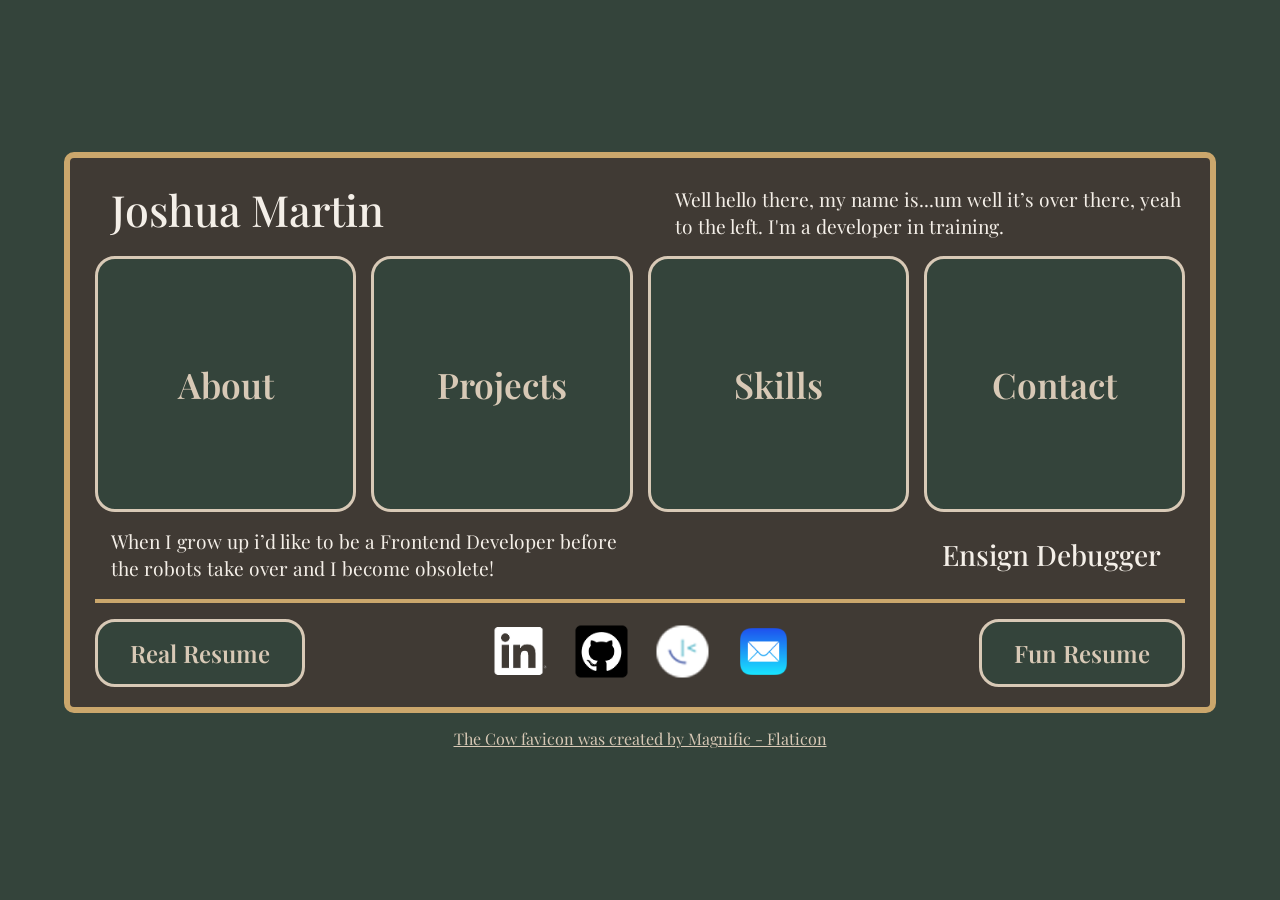
<file: index.html>
<!doctype html>
<html lang="en">
  <head>
    <meta charset="UTF-8" />
    <meta name="viewport" content="width=device-width, initial-scale=1.0" />
    <meta
      property="og:image"
      content="https://thejnmchronicles.dev/Assets/Images/cow.png"
    />
    <title>Joshua Martin Portfolio</title>
    <link
      rel="icon"
      type="image/png"
      sizes="32x32"
      href="Assets/Images/cow.png?v=2"
    />
    <link rel="stylesheet" href="CSS/reset.css" />
    <link rel="stylesheet" href="CSS/styles.css" />
    <script src="JS/app.js" defer></script>
  </head>
  <body>
    <div class="hero">
      <div class="intro">
        <h1>Joshua Martin</h1>
        <p id="shown-text">
          Well hello there, my name is...um well it’s over there, yeah to the
          left. I'm a developer in training.
        </p>
        <p id="hidden-text">
          Well hello there, my name is...um well it’s over there, yep up there,
          above me. I’m currently a developer in training.
        </p>
      </div>
      <div class="navigation">
        <div id="about">
          <a href="Pages/aboutme.html" class="aboutme">About</a>
          <div class="popup-aboutme">
            <div class="popup-info">
              <p>&star; Love Board Games</p>
              <p>&star; Love Baking</p>
              <p>&star; Former &#x1F37A; Brewer</p>
              <p>&star; Super Cool Wife</p>
              <p>&star; Super Cool Kids</p>
            </div>
          </div>
        </div>
        <div id="projects">
          <a href="Pages/projects.html" class="projects">Projects</a>
          <div class="popup-projects">
            <p>&star; Bento Grid</p>
            <p>&star; Article Preview</p>
            <p>&star; Meet Landing Page</p>
            <p>&star; Testimonials Grid</p>
            <p>&star; Appliance Inventory App</p>
          </div>
        </div>
        <div id="skills">
          <a href="Pages/skills.html" class="skills">Skills</a>
          <div class="popup-skills">
            <p>&star; HTML</p>
            <p>&star; CSS</p>
            <p>&star; JavaScript</p>
            <p>&star; Git & GitHub</p>
            <p>&star; Figma</p>
          </div>
        </div>
        <div id="contact">
          <a href="Pages/contact.html" class="contact">Contact</a>
          <div class="popup-contact">
            <p>&star; You</p>
            <p>&star; Should</p>
            <p>&star; Totally</p>
            <p>&star; Contact Me</p>
          </div>
        </div>
        <div class="popup-invitation">
          <p>Click Your Boots & Tap Again</p>
          <p>That'll Get You There My Friend!</p>
        </div>
      </div>
      <div class="outro">
        <p>
          When I grow up i’d like to be a Frontend Developer before the robots
          take over and I become obsolete!
        </p>
        <h2>Ensign Debugger</h2>
      </div>

      <span class="line"></span>
      <div class="bottom-navigation">
        <a
          href="Assets/Resumes/Joshua_Martin_Frontend_Developer_Resume_Digital - Google Docs.pdf"
          id="realresume"
          target="_blank"
          rel="noopener noreferrer"
          >Real Resume</a
        >
        <div class="linkicons">
          <a
            href="https://www.linkedin.com/in/josh-martin-3b735244a/"
            target="_blank"
            rel="noopener noreferrer"
          >
            <img
              src="Assets/Images/linkedin.png"
              alt="Josh Martin's LinkedIn"
              class="linkedin"
            />
          </a>
          <a
            href="https://github.com/arielvonlestat"
            target="_blank"
            rel="noopener noreferrer"
          >
            <img
              src="Assets/Images/github.png"
              alt="Josh Martin's GitHub"
              class="github"
            />
          </a>
          <a
            href="https://www.frontendmentor.io/profile/arielvonlestat"
            target="_blank"
            rel="noopener noreferrer"
          >
            <img
              src="Assets/Images/frontendmentor.png"
              alt="Josh Martin's Frontend Mentor"
              class="frontendmentor"
            />
          </a>
          <a href="mailto:joshmartin.frontend.dev@gmail.com">
            <img
              src="Assets/Images/email.png"
              alt="Email Josh Martin"
              class="email"
              width="65px"
              height="65px"
            />
          </a>
        </div>
        <a
          href="Assets/Resumes/Fun Resume - Google Docs.pdf"
          id="fakeresume"
          target="_blank"
          rel="noopener noreferrer"
          >Fun Resume</a
        >
      </div>
    </div>
    <footer>
      <a href="https://www.flaticon.com/free-icons/cow" title="cow icons"
        >The Cow favicon was created by Magnific - Flaticon</a
      >
    </footer>
    <!-- Cloudflare Web Analytics -->
    <script
      type="module"
      src="https://static.cloudflareinsights.com/beacon.min.js"
      data-cf-beacon='{"token": "b2a5e97997104dcaaa9c809d4300137c"}'
    ></script>
    <!-- End Cloudflare Web Analytics -->
  </body>
</html>
</file>
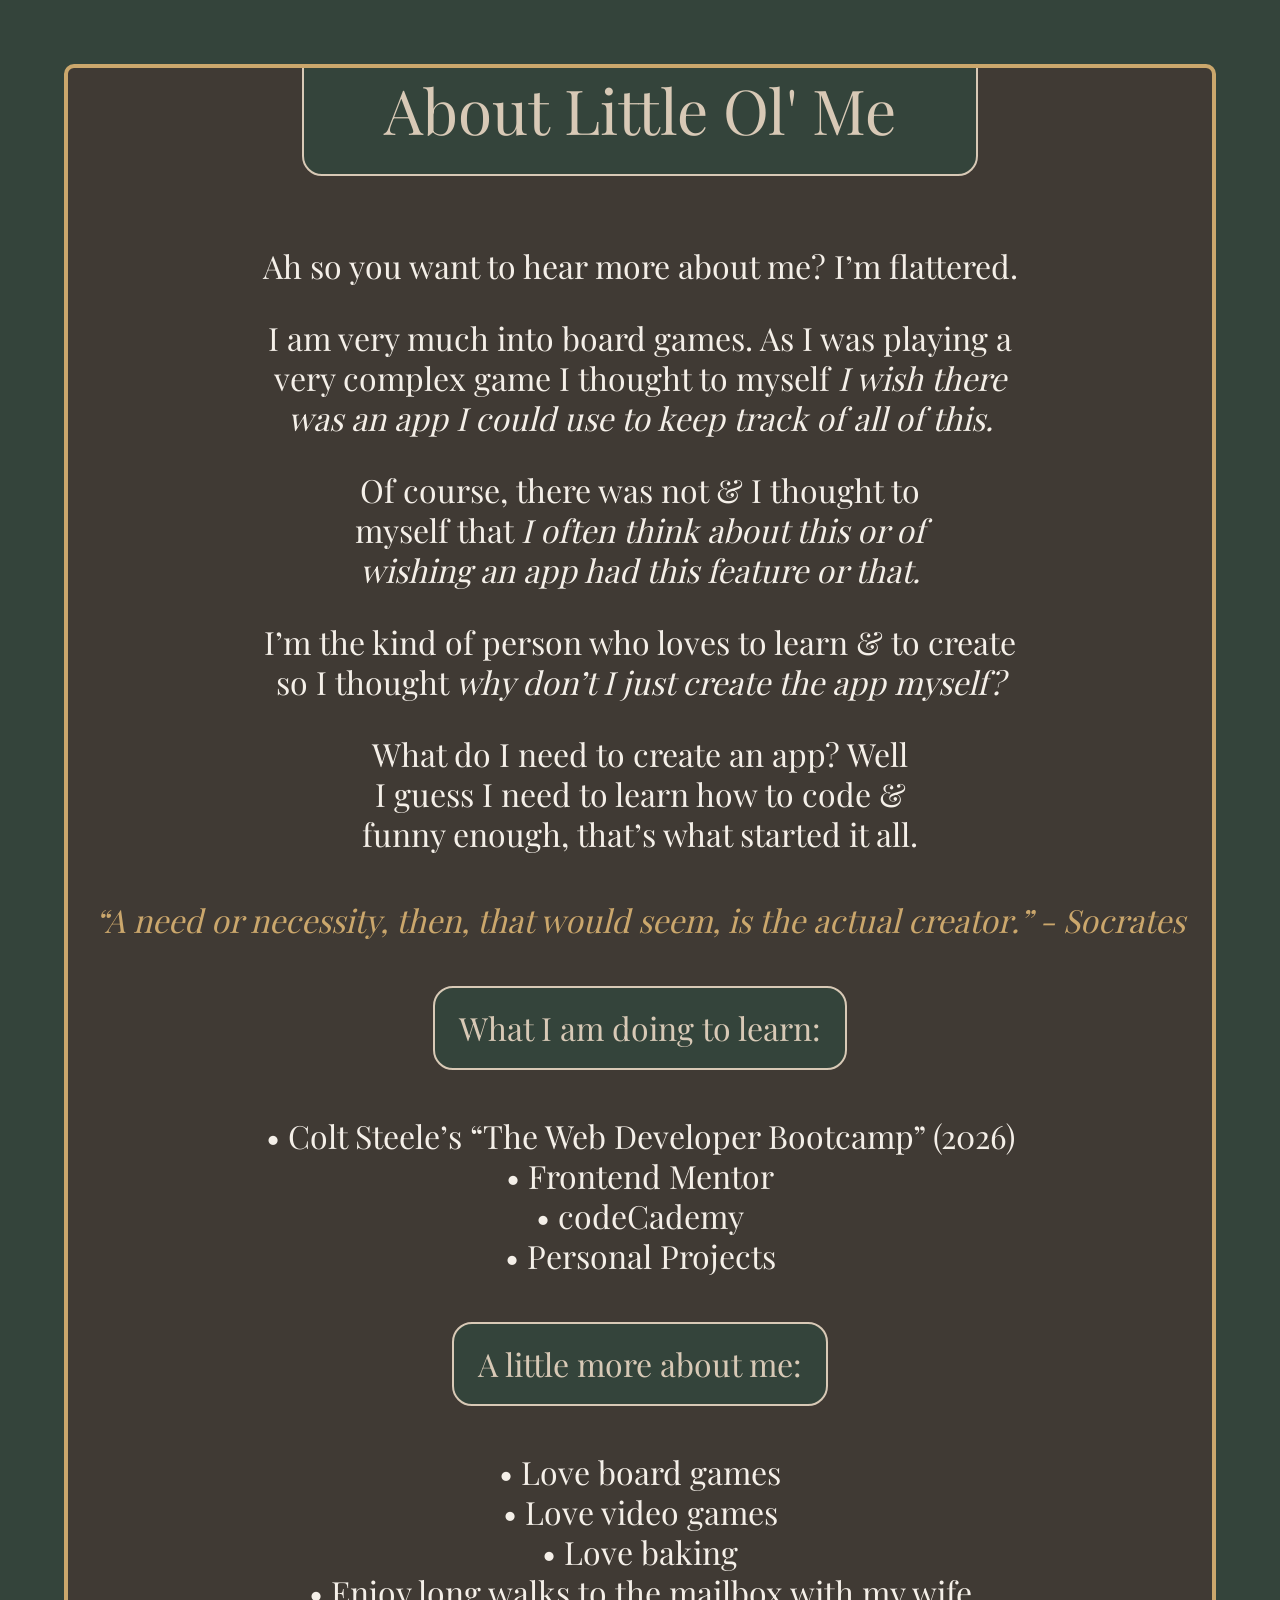
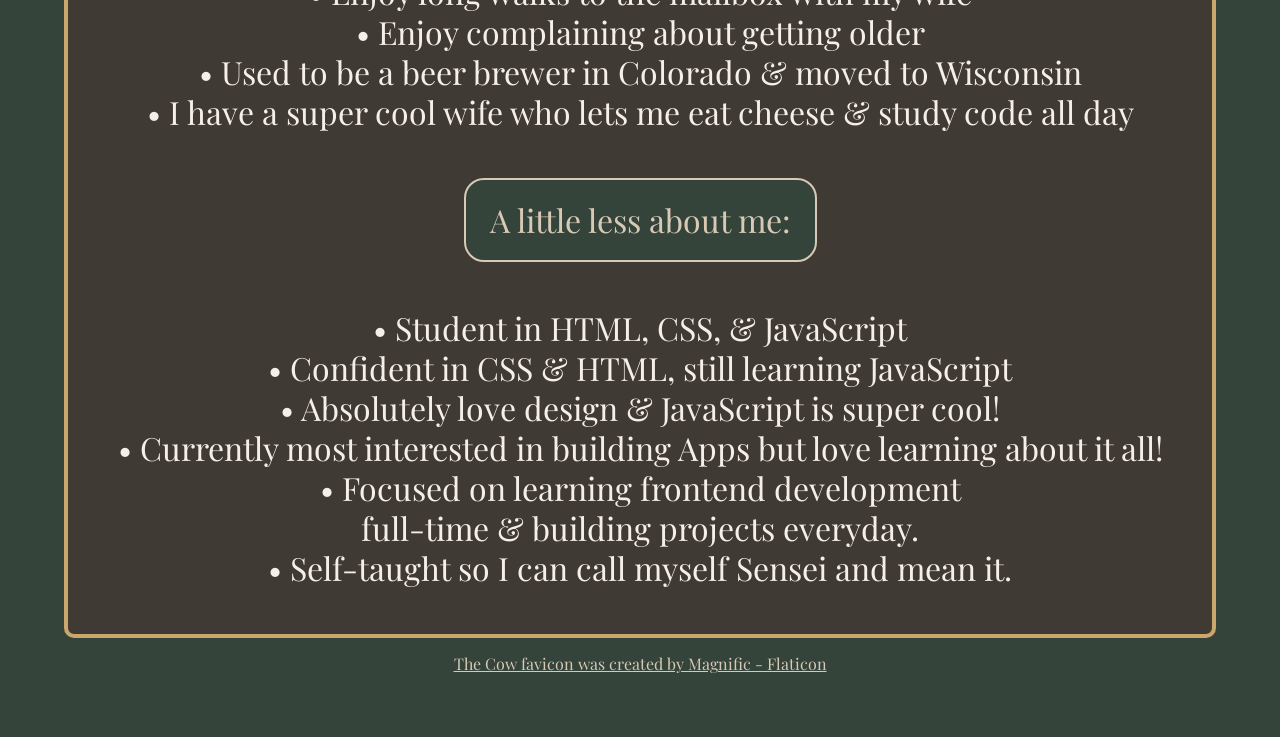
<file: Pages/aboutme.html>
<!doctype html>
<html lang="en">
  <head>
    <meta charset="UTF-8" />
    <meta name="viewport" content="width=device-width, initial-scale=1.0" />
    <title>About Little Ol' Me</title>
    <link
      rel="icon"
      type="image/png"
      sizes="32x32"
      href="../Assets/Images/cow.png"
    />
    <link rel="stylesheet" href="../CSS/reset.css" />
    <link rel="stylesheet" href="../CSS/styles.css" />
    <link rel="stylesheet" href="../CSS/aboutme.css" />
  </head>
  <body id="aboutme-page">
    <div class="aboutme-page">
      <h1>About Little Ol' Me</h1>
      <div id="aboutme-introduction">
        <p>Ah so you want to hear more about me? I’m flattered.</p>
        <p>
          I am very much into board games. As I was playing a very complex game
          I thought to myself
          <span
            >I wish there was an app I could use to keep track of all of
            this.</span
          >
        </p>

        <p>
          Of course, there was not & I thought to myself that
          <span
            >I often think about this or of wishing an app had this feature or
            that.</span
          >
        </p>

        <p>
          I’m the kind of person who loves to learn & to create so I thought
          <span>why don’t I just create the app myself?</span>
        </p>

        <p>
          What do I need to create an app? Well I guess I need to learn how to
          code & funny enough, that’s what started it all.
        </p>
      </div>
      <blockquote>
        “A need or necessity, then, that would seem, is the actual creator.”
        <cite>- Socrates</cite>
      </blockquote>

      <h2>What I am doing to learn:</h2>

      <div id="aboutme-learning">
        <p>&bull; Colt Steele’s “The Web Developer Bootcamp” (2026)</p>
        <p>&bull; Frontend Mentor</p>
        <p>&bull; codeCademy</p>
        <p>&bull; Personal Projects</p>
      </div>

      <h2>A little more about me:</h2>

      <div id="aboutme-more">
        <p>&bull; Love board games</p>
        <p>&bull; Love video games</p>
        <p>&bull; Love baking</p>
        <p>&bull; Enjoy long walks to the mailbox with my wife</p>
        <p>&bull; Enjoy complaining about getting older</p>
        <p>&bull; Used to be a beer brewer in Colorado & moved to Wisconsin</p>
        <p>
          &bull; I have a super cool wife who lets me eat cheese & study code
          all day
        </p>
      </div>

      <h2>A little less about me:</h2>

      <div id="aboutme-less">
        <p>&bull; Student in HTML, CSS, & JavaScript</p>
        <p>&bull; Confident in CSS & HTML, still learning JavaScript</p>
        <p>&bull; Absolutely love design & JavaScript is super cool!</p>
        <p>
          &bull; Currently most interested in building Apps but love learning
          about it all!
        </p>
        <p>
          &bull; Focused on learning frontend development full-time & building
          projects everyday.
        </p>
        <p>&bull; Self-taught so I can call myself Sensei and mean it.</p>
      </div>
    </div>
    <footer>
      <a href="https://www.flaticon.com/free-icons/cow" title="cow icons"
        >The Cow favicon was created by Magnific - Flaticon</a
      >
    </footer>
    <!-- Cloudflare Web Analytics -->
    <script
      type="module"
      src="https://static.cloudflareinsights.com/beacon.min.js"
      data-cf-beacon='{"token": "b2a5e97997104dcaaa9c809d4300137c"}'
    ></script>
    <!-- End Cloudflare Web Analytics -->
  </body>
</html>
</file>
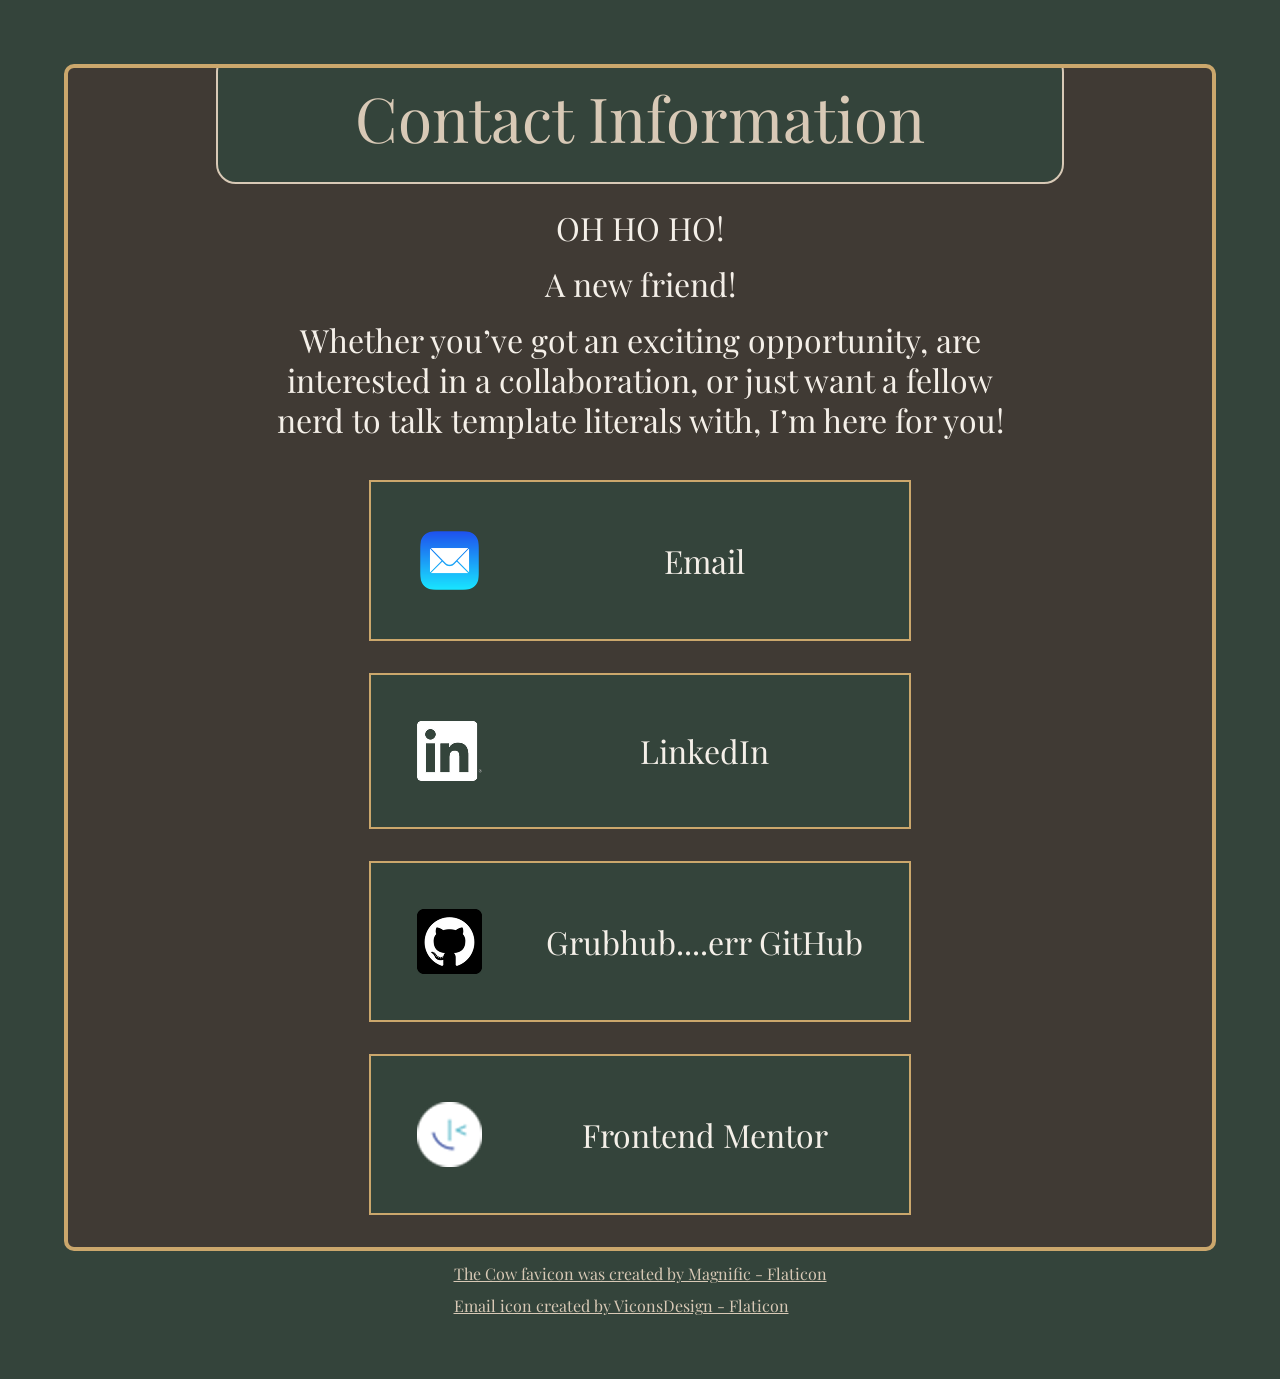
<file: Pages/contact.html>
<!doctype html>
<html lang="en">
  <head>
    <meta charset="UTF-8" />
    <meta name="viewport" content="width=device-width, initial-scale=1.0" />
    <title>Contact Me</title>
    <link
      rel="icon"
      type="image/png"
      sizes="32x32"
      href="../Assets/Images/cow.png"
    />
    <link rel="stylesheet" href="../CSS/reset.css" />
    <link rel="stylesheet" href="../CSS/styles.css" />
    <link rel="stylesheet" href="../CSS/contact.css" />
  </head>
  <body id="contact-page">
    <div class="contact-page">
      <h1>Contact Information</h1>
      <p>OH HO HO!</p>
      <p>A new friend!</p>
      <p>
        Whether you’ve got an exciting opportunity, are interested in a
        collaboration, or just want a fellow nerd to talk template literals
        with, I’m here for you!
      </p>
      <div id="contacts">
        <div id="contact-email">
          <a href="mailto:joshmartin.frontend.dev@gmail.com">
            <img src="../Assets/Images/email.png" alt="Email Josh Martin" />
            <h2>Email</h2>
          </a>
        </div>
        <div id="contact-linkedin">
          <a
            href="https://www.linkedin.com/in/josh-martin-3b735244a/"
            target="_blank"
            rel="noopener noreferrer"
          >
            <img
              src="../Assets/Images/linkedin.png"
              alt="Josh Martin's LinkedIn"
            />
            <h2>LinkedIn</h2>
          </a>
        </div>
        <div id="contact-github">
          <a
            href="https://github.com/arielvonlestat"
            target="_blank"
            rel="noopener noreferrer"
          >
            <img src="../Assets/Images/github.png" alt="Josh Martin's GitHub" />
            <h2>Grubhub....err GitHub</h2>
          </a>
        </div>
        <div id="contact-frontendmentor">
          <a
            href="https://www.frontendmentor.io/profile/arielvonlestat"
            target="_blank"
            rel="noopener noreferrer"
          >
            <img
              src="../Assets/Images/frontendmentor.png"
              alt="Josh Martin's Frontend Mentor"
            />
            <h2>Frontend Mentor</h2>
          </a>
        </div>
      </div>
    </div>
    <footer>
      <a href="https://www.flaticon.com/free-icons/cow" title="cow icons"
        >The Cow favicon was created by Magnific - Flaticon</a
      >
      <br />
      <a href="https://www.flaticon.com/free-icons/email" title="email icons"
        >Email icon created by ViconsDesign - Flaticon</a
      >
    </footer>
    <!-- Cloudflare Web Analytics -->
    <script
      type="module"
      src="https://static.cloudflareinsights.com/beacon.min.js"
      data-cf-beacon='{"token": "b2a5e97997104dcaaa9c809d4300137c"}'
    ></script>
    <!-- End Cloudflare Web Analytics -->
  </body>
</html>
</file>
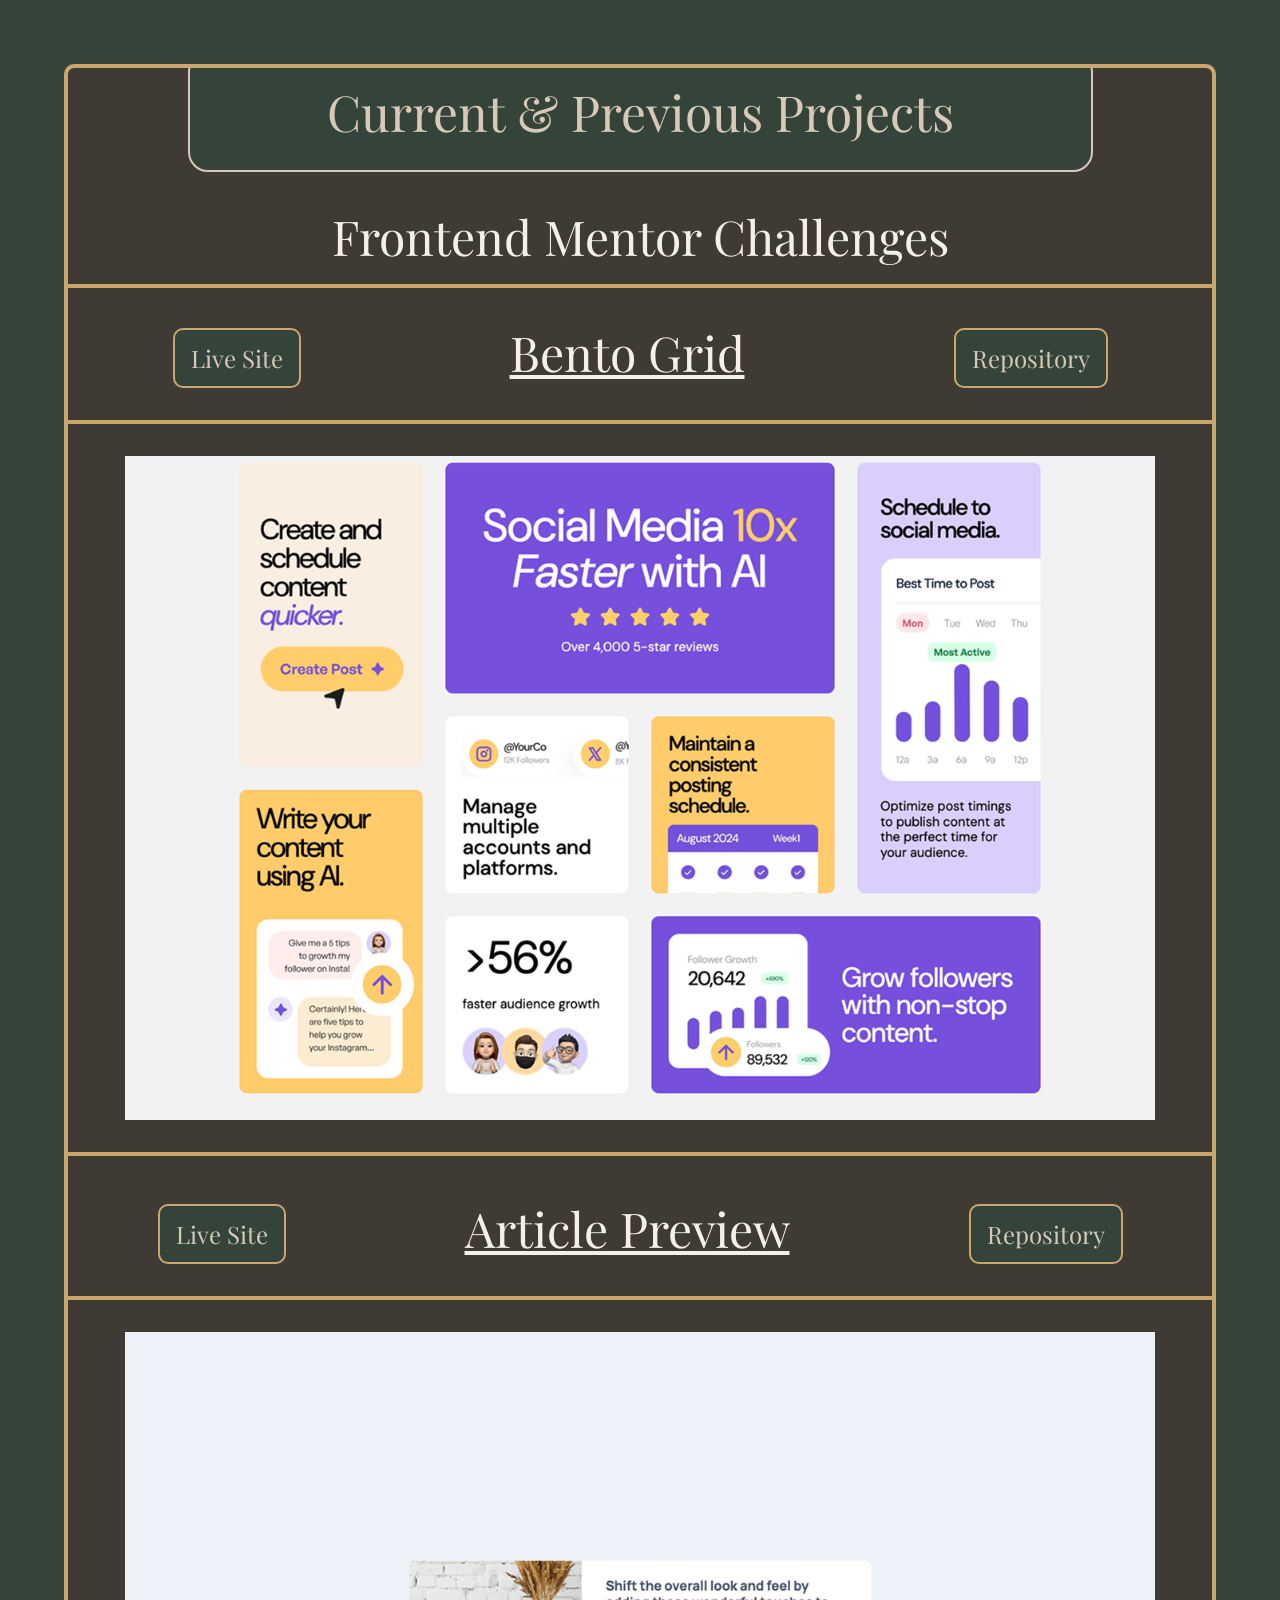
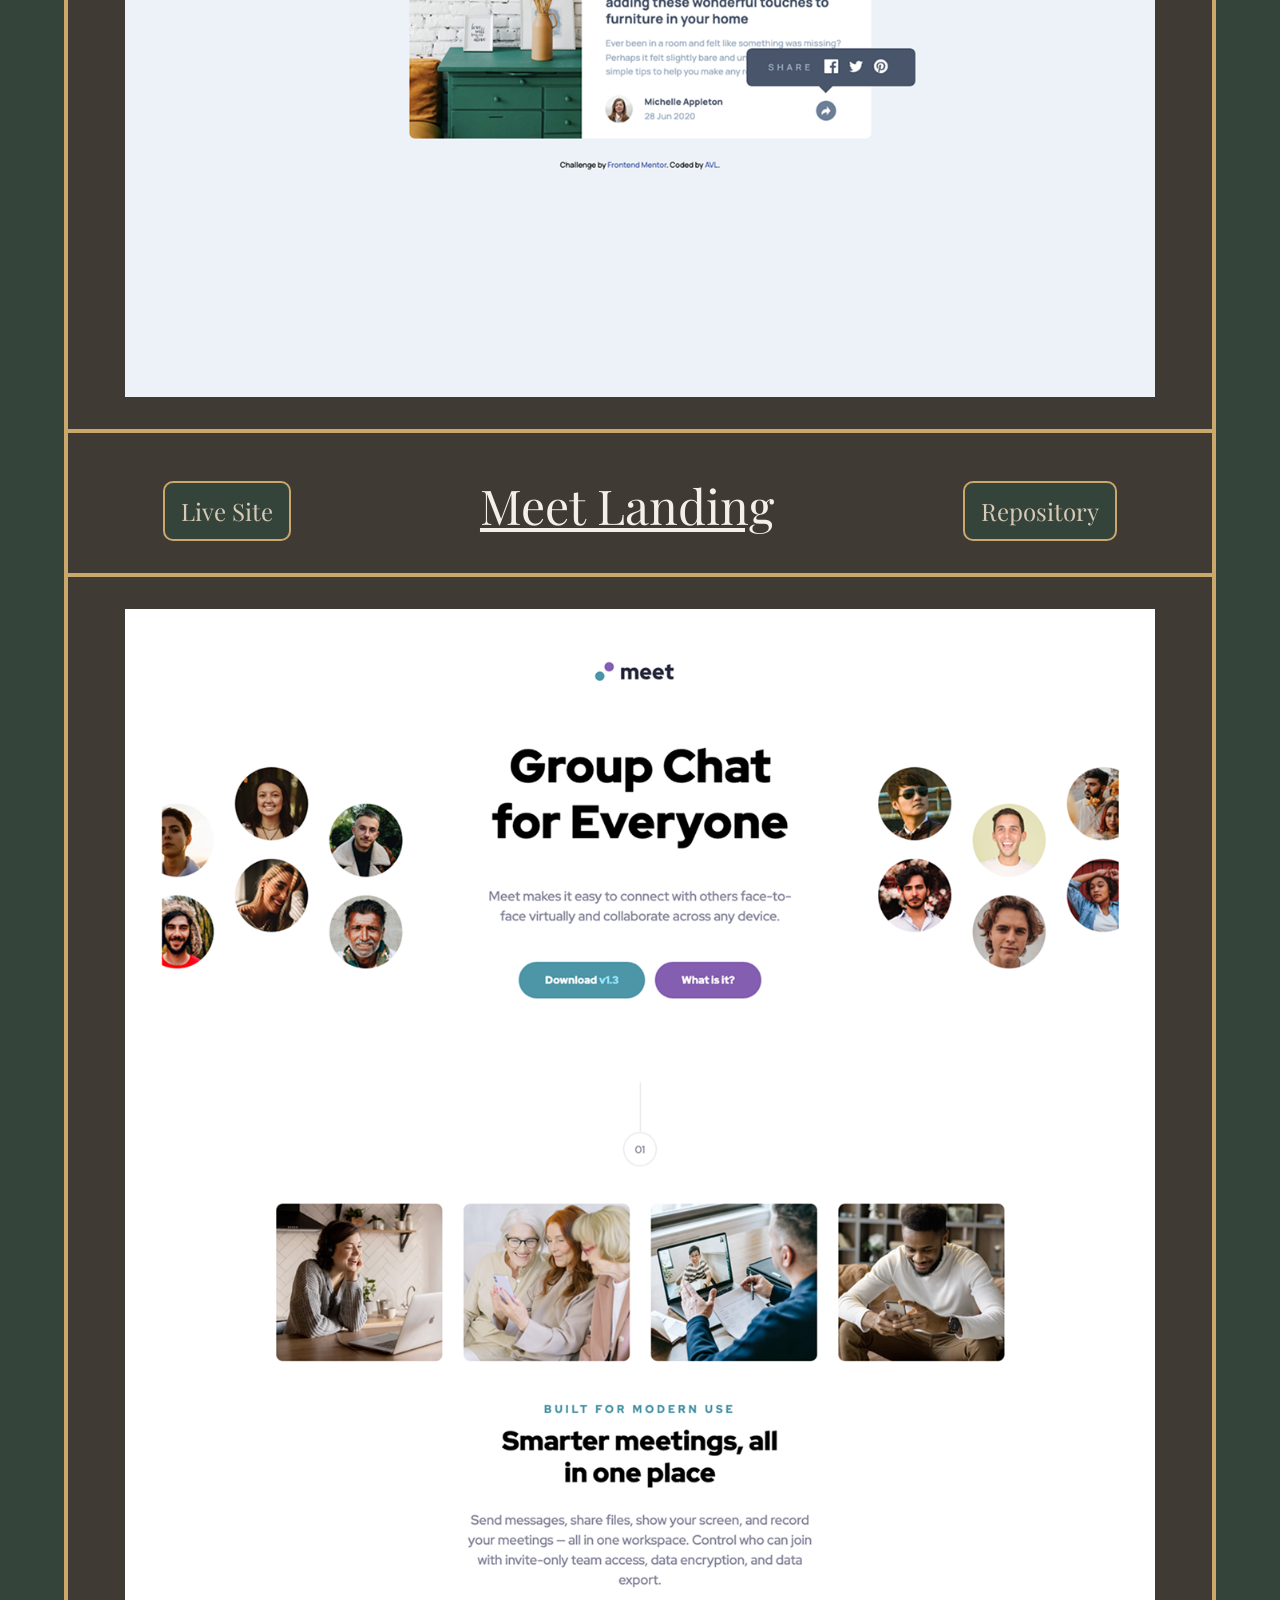
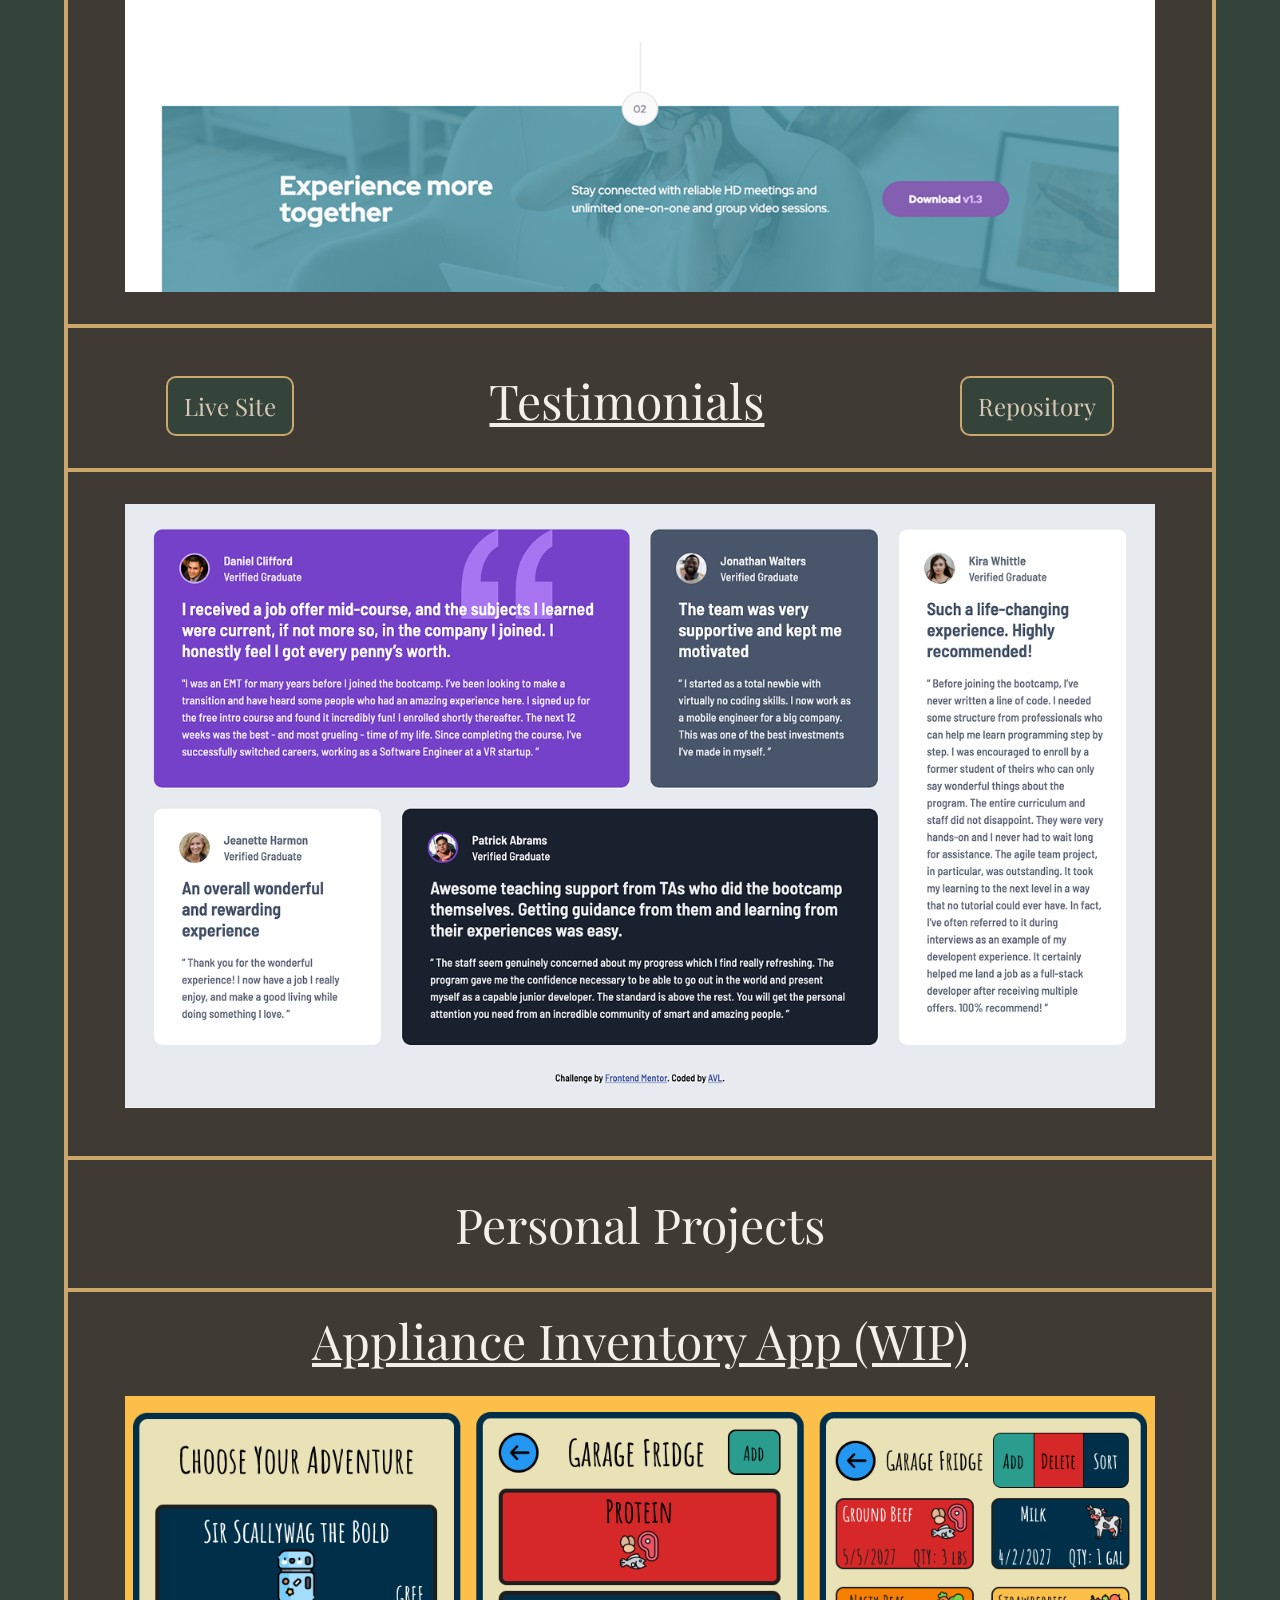
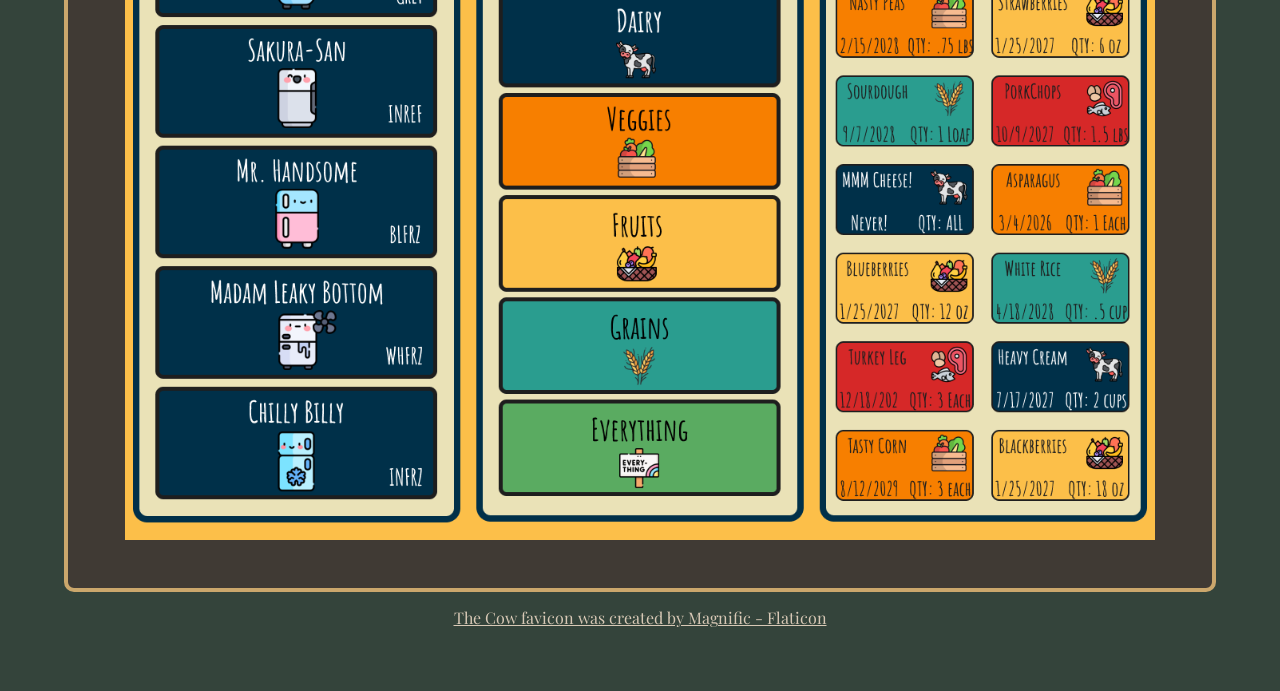
<file: Pages/projects.html>
<!doctype html>
<html lang="en">
  <head>
    <meta charset="UTF-8" />
    <meta name="viewport" content="width=device-width, initial-scale=1.0" />
    <title>Current & Previous Projects</title>
    <link
      rel="icon"
      type="image/png"
      sizes="32x32"
      href="../Assets/Images/cow.png"
    />
    <link rel="stylesheet" href="../CSS/reset.css" />
    <link rel="stylesheet" href="../CSS/styles.css" />
    <link rel="stylesheet" href="../CSS/projects.css" />
  </head>
  <body id="projects-page">
    <div class="projects-page">
      <h1>Current & Previous Projects</h1>
      <h2>Frontend Mentor Challenges</h2>
      <span class="projects-line"></span>
      <div class="project">
        <div id="bento-grid" class="projects-header">
          <a
            href="https://arielvonlestat.github.io/Bento-Grid/"
            target="_blank"
            rel="noopener noreferrer"
            >Live Site</a
          >
          <h3>Bento Grid</h3>
          <a
            href="https://github.com/arielvonlestat/Bento-Grid"
            id="projects-repository"
            target="_blank"
            rel="noopener noreferrer"
            >Repository</a
          >
        </div>
        <span class="projects-line"></span>
        <img src="../Assets/Images/FrontendMentorBentoGrid.png" alt="" />

        <span class="projects-line"></span>
      </div>
      <span class="projects-line2"></span>
      <div class="project">
        <div id="article-preview" class="projects-header">
          <a
            href="https://arielvonlestat.github.io/Article-Preview-Component/"
            target="_blank"
            rel="noopener noreferrer"
            >Live Site</a
          >
          <h3>Article Preview</h3>
          <a
            href="https://github.com/arielvonlestat/Article-Preview-Component"
            target="_blank"
            rel="noopener noreferrer"
            >Repository</a
          >
        </div>
        <span class="projects-line"></span>
        <img
          src="../Assets/Images/FrontendMentorArticlepreviewComponent.png"
          alt=""
        />
        <span class="projects-line"></span>
      </div>
      <span class="projects-line2"></span>
      <div class="project">
        <div id="meet-landing-page" class="projects-header">
          <a
            href="https://arielvonlestat.github.io/Meet-Landing-Page/"
            target="_blank"
            rel="noopener noreferrer"
            >Live Site</a
          >
          <h3>Meet Landing</h3>
          <a
            href="https://github.com/arielvonlestat/Meet-Landing-Page"
            target="_blank"
            rel="noopener noreferrer"
            >Repository</a
          >
        </div>
        <span class="projects-line"></span>
        <img src="../Assets/Images/frontendmentormeetlandingpage.png" alt="" />
        <span class="projects-line"></span>
      </div>
      <span class="projects-line2"></span>
      <div class="project">
        <div id="testimonials" class="projects-header">
          <a
            href="https://arielvonlestat.github.io/Testimonials-grid-section/"
            target="_blank"
            rel="noopener noreferrer"
            >Live Site</a
          >
          <h3>Testimonials</h3>
          <a
            href="https://github.com/arielvonlestat/Testimonials-grid-section"
            target="_blank"
            rel="noopener noreferrer"
            >Repository</a
          >
        </div>
        <span class="projects-line"></span>
        <img src="../Assets/Images/Testimonialsgridsection.png" alt="" />
      </div>
      <span class="projects-line2"></span>
      <span class="projects-line3"></span>
      <h2 class="personal">Personal Projects</h2>
      <span class="projects-line"></span>
      <div class="project">
        <div id="fridge-freezer" class="projects-header">
          <!-- <a
          href=""
          target="_blank"
          rel="noopener noreferrer"
          >Live Site</a
        > -->
          <h3>Appliance Inventory App (WIP)</h3>
          <!-- <a
          href=""
          target="_blank"
          rel="noopener noreferrer"
          >Repository</a
        > -->
        </div>
        <!-- <span class="projects-line"></span> -->
        <img src="../Assets/Images/Inventory App Picture.png" alt="" />
      </div>
    </div>
    <footer>
      <a href="https://www.flaticon.com/free-icons/cow" title="cow icons"
        >The Cow favicon was created by Magnific - Flaticon</a
      >
    </footer>
    <!-- Cloudflare Web Analytics -->
    <script
      type="module"
      src="https://static.cloudflareinsights.com/beacon.min.js"
      data-cf-beacon='{"token": "b2a5e97997104dcaaa9c809d4300137c"}'
    ></script>
    <!-- End Cloudflare Web Analytics -->
  </body>
</html>
</file>
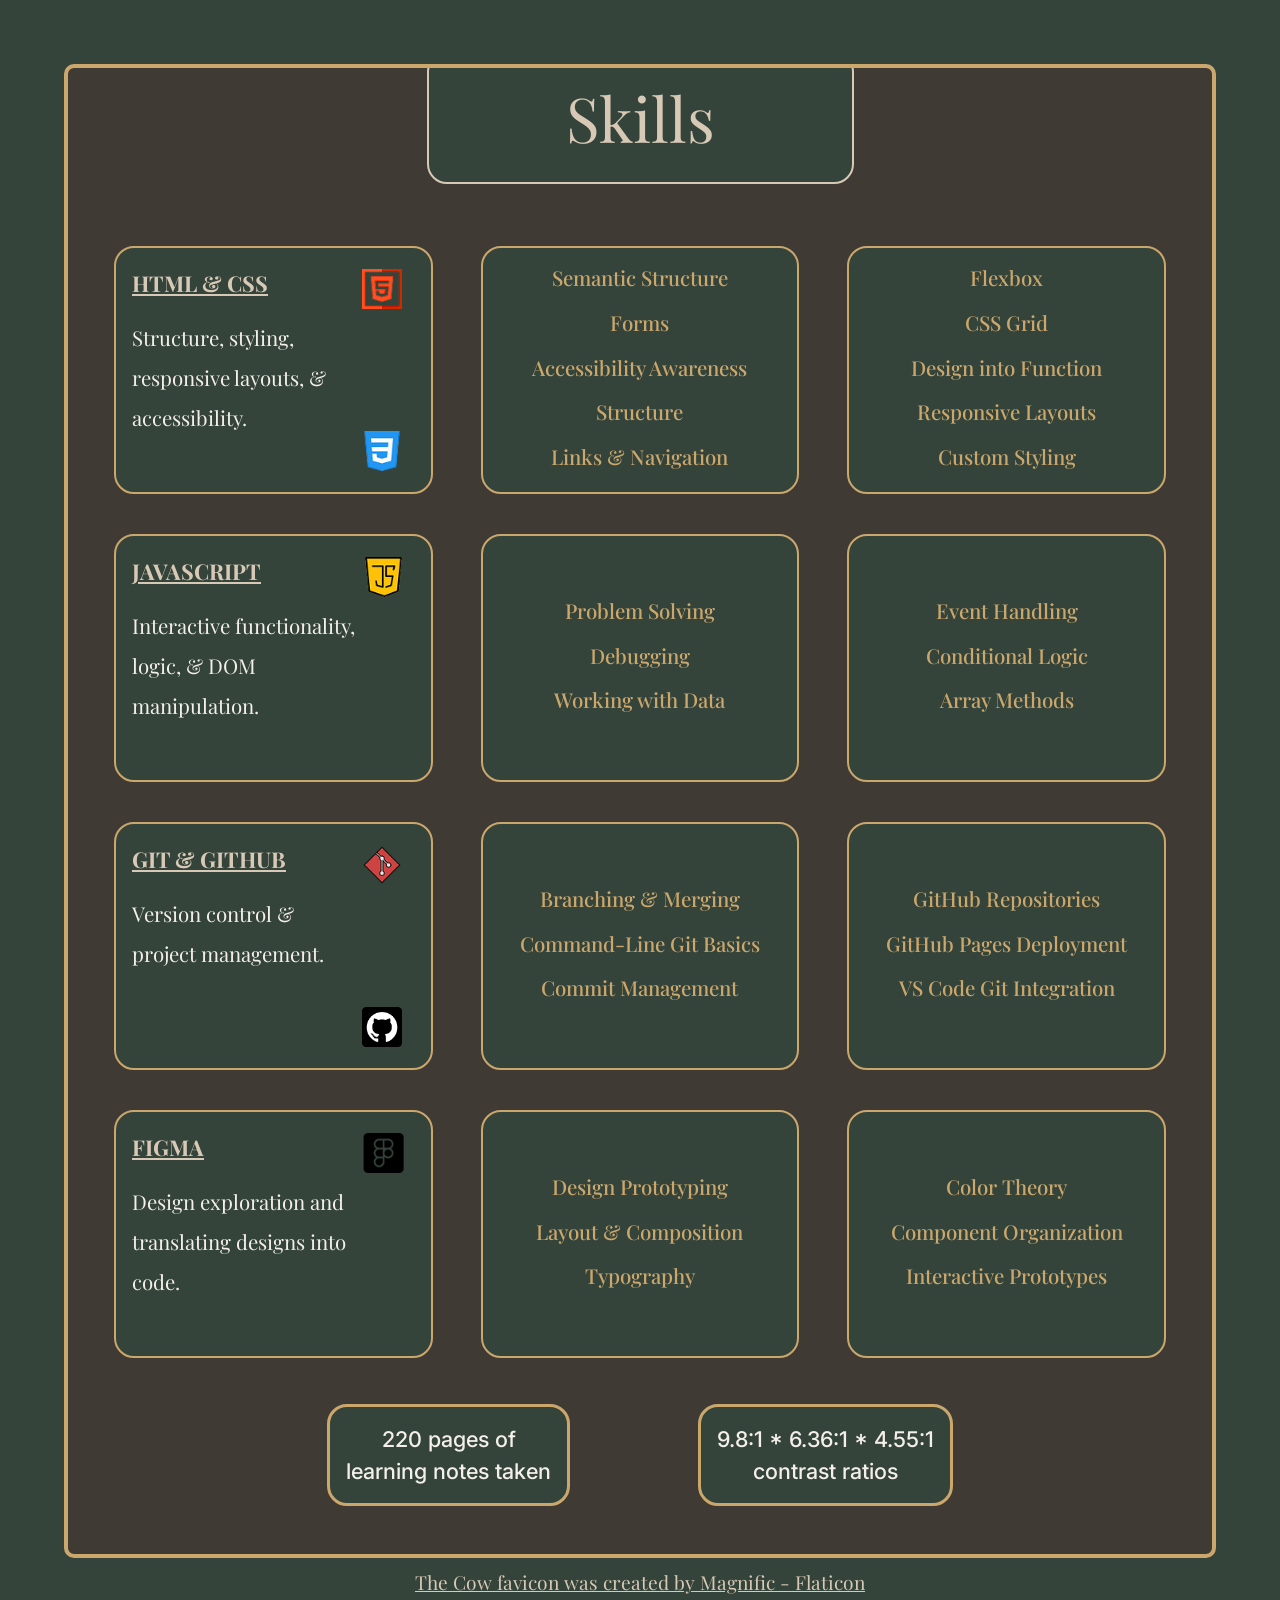
<file: Pages/skills.html>
<!doctype html>
<html lang="en">
  <head>
    <meta charset="UTF-8" />
    <meta name="viewport" content="width=device-width, initial-scale=1.0" />
    <title>Skills</title>
    <link
      rel="icon"
      type="image/png"
      sizes="32x32"
      href="../Assets/Images/cow.png"
    />
    <link rel="stylesheet" href="../CSS/reset.css" />
    <link rel="stylesheet" href="../CSS/styles.css" />
    <link rel="stylesheet" href="../CSS/skills.css" />
  </head>
  <body id="skills-page">
    <div class="skills-page">
      <h1>Skills</h1>
      <div id="skill-boxes">
        <div id="html-css" class="skill-boxes">
          <div class="skill-box-text">
            <h2>HTML & CSS</h2>
            <p>Structure, styling, responsive layouts, & accessibility.</p>
          </div>
          <div class="skill-box-images">
            <img src="../Assets/Images/HTML.png" alt="" />
            <img src="../Assets/Images/CSS.png" alt="" />
          </div>
        </div>

        <div id="html-css-box1" class="skill-boxes">
          <p>Semantic Structure</p>
          <p>Forms</p>
          <p>Accessibility Awareness</p>
          <p>Structure</p>
          <p>Links & Navigation</p>
        </div>
        <div id="html-css-box2" class="skill-boxes">
          <p>Flexbox</p>
          <p>CSS Grid</p>
          <p>Design into Function</p>
          <p>Responsive Layouts</p>
          <p>Custom Styling</p>
        </div>

        <div id="javascript" class="skill-boxes">
          <div class="skill-box-text">
            <h2>JAVASCRIPT</h2>
            <p>Interactive functionality, logic, & DOM manipulation.</p>
          </div>
          <img src="../Assets/Images/JS.png" alt="" />
        </div>

        <div id="javascript-box1" class="skill-boxes">
          <p>Problem Solving</p>
          <p>Debugging</p>
          <p>Working with Data</p>
        </div>
        <div id="javascript-box2" class="skill-boxes">
          <p>Event Handling</p>
          <p>Conditional Logic</p>
          <p>Array Methods</p>
        </div>

        <div id="git-github" class="skill-boxes">
          <div class="skill-box-text">
            <h2>GIT & GITHUB</h2>
            <p>Version control & project management.</p>
          </div>
          <div class="skill-box-images">
            <img src="../Assets/Images/GIT.png" alt="" />
            <img src="../Assets/Images/github.png" alt="" />
          </div>
        </div>

        <div id="git-github-box1" class="skill-boxes">
          <p>Branching & Merging</p>
          <p>Command-Line Git Basics</p>
          <p>Commit Management</p>
        </div>
        <div id="git-github-box2" class="skill-boxes">
          <p>GitHub Repositories</p>
          <p>GitHub Pages Deployment</p>
          <p>VS Code Git Integration</p>
        </div>

        <div id="figma" class="skill-boxes">
          <div class="skill-box-text">
            <h2>FIGMA</h2>
            <p>Design exploration and translating designs into code.</p>
          </div>
          <img src="../Assets/Images/FIGMA.png" alt="" />
        </div>
        <div id="figma-box1" class="skill-boxes">
          <p>Design Prototyping</p>
          <p>Layout & Composition</p>
          <p>Typography</p>
        </div>
        <div id="figma-box2" class="skill-boxes">
          <p>Color Theory</p>
          <p>Component Organization</p>
          <p>Interactive Prototypes</p>
        </div>
      </div>
      <footer>
        <div id="notes-taken">
          <p>
            220 pages of <br />
            learning notes taken
          </p>
        </div>
        <div id="contrast-ratios">
          <p>9.8:1 * 6.36:1 * 4.55:1</p>
          <p>contrast ratios</p>
        </div>
      </footer>
    </div>
    <div id="credit">
      <a href="https://www.flaticon.com/free-icons/cow" title="cow icons"
        >The Cow favicon was created by Magnific - Flaticon</a
      >
    </div>
    <!-- Cloudflare Web Analytics -->
    <script
      type="module"
      src="https://static.cloudflareinsights.com/beacon.min.js"
      data-cf-beacon='{"token": "b2a5e97997104dcaaa9c809d4300137c"}'
    ></script>
    <!-- End Cloudflare Web Analytics -->
  </body>
</html>
</file>
<file: CSS/styles.css>
:root {
  --Text: #f4efe8;
  --HeaderText: #d8c9b6;
  --HeaderBackground: #34443b;
  --AccentGold: #cba76c;
  --MainBackground: #403a34;
}

:root {
  --font-scale: 1;
  font-size: calc(16px * var(--font-scale));
}

@font-face {
  font-family: "Inter";
  src: url("../Assets/Fonts/Inter/static/Inter_18pt-Regular.woff2")
    format("woff2");
  font-weight: 400;
  font-style: normal;
  font-display: swap;
}

@font-face {
  font-family: "Inter";
  src: url("../Assets/Fonts/Inter/static/Inter_18pt-Medium.woff2")
    format("woff2");
  font-weight: 500;
  font-style: normal;
  font-display: swap;
}

@font-face {
  font-family: "Inter";
  src: url("../Assets/Fonts/Inter/static/Inter_18pt-SemiBold.woff2")
    format("woff2");
  font-weight: 600;
  font-style: normal;
  font-display: swap;
}

@font-face {
  font-family: "Inter";
  src: url("../Assets/Fonts/Inter/static/Inter_18pt-Bold.woff2") format("woff2");
  font-weight: 700;
  font-style: normal;
  font-display: swap;
}

@font-face {
  font-family: "Playfair Display";
  src: url("../Assets/Fonts/Playfair_Display/static/PlayfairDisplay-Regular.woff2")
    format("woff2");
  font-weight: 400;
  font-style: normal;
  font-display: swap;
}

@font-face {
  font-family: "Playfair Display";
  src: url("../Assets/Fonts/Playfair_Display/static/PlayfairDisplay-Medium.woff2")
    format("woff2");
  font-weight: 500;
  font-style: normal;
  font-display: swap;
}

@font-face {
  font-family: "Playfair Display";
  src: url("../Assets/Fonts/Playfair_Display/static/PlayfairDisplay-SemiBold.woff2")
    format("woff2");
  font-weight: 600;
  font-style: normal;
  font-display: swap;
}

@font-face {
  font-family: "Playfair Display";
  src: url("../Assets/Fonts/Playfair_Display/static/PlayfairDisplay-Bold.woff2")
    format("woff2");
  font-weight: 700;
  font-style: normal;
  font-display: swap;
}

* {
  box-sizing: border-box;
}

body {
  padding: 4rem;
  background-color: var(--HeaderBackground);
  font-family: "Playfair Display", "Inter";
  font-size: calc(2.2rem * var(--font-scale));
  font-weight: 400;
  min-height: 100vh;
  display: flex;
  flex-direction: column;
  justify-content: center;
  align-items: center;
  color: var(--Text);
}

footer a {
  color: var(--HeaderText);
  font-size: 1rem;
}

/* INTRO SECTION */
.intro {
  display: flex;
  justify-content: space-between;
  align-items: center;
  padding-bottom: 1rem;
}

.intro h1 {
  font-size: calc(2.6875rem * var(--font-scale));
  font-weight: 500;
  color: var(--Text);
  padding-left: 1rem;
}

.intro p {
  max-width: 50%;
  padding-top: 0.5rem;
  font-size: calc(1.5rem * var(--font-scale));
  padding-left: 2.2rem;
  line-height: 1.7rem;
}

/* MAIN NAVIGATION */
.navigation {
  display: grid;
  grid-template-columns: repeat(4, 1fr);
  gap: 15px;
}

.navigation a {
  display: flex;
  justify-content: center;
  align-items: center;
  font-weight: 600;
  text-decoration: none;
  background-color: var(--HeaderBackground);
  border: 3px solid var(--HeaderText);
  border-radius: 20px;
  min-height: 256px;
  text-align: center;
  color: var(--HeaderText);
}

/* OUTRO SECTION */
.outro {
  display: flex;
  justify-content: space-between;
  padding-block: 1rem;
  padding-inline: 1rem;
}

.outro p {
  max-width: 50%;
  font-size: calc(1.5rem * var(--font-scale));
  line-height: 1.7rem;
}

.outro h2 {
  grid-column: 4;
  font-weight: 500;
  color: var(--Text);
  font-size: calc(2.2rem * var(--font-scale));
  align-self: center;
  justify-self: flex-end;
  padding-right: 0.5rem;
}

/* Bottom Navigation */

.line {
  display: flex;
  border: 2px solid var(--AccentGold);
}

.bottom-navigation {
  display: flex;
  align-items: center;
  justify-content: space-between;
  padding-top: 1rem;
}

#realresume,
#fakeresume {
  text-decoration: none;
  font-size: calc(1.5rem * var(--font-scale));
  font-weight: 600;
  background-color: var(--HeaderBackground);
  border: 3px solid var(--HeaderText);
  border-radius: 20px;
  padding-inline: 2rem;
  padding-block: 1.19rem;
  text-align: center;
  color: var(--HeaderText);
}

.linkicons {
  display: flex;
  justify-content: center;
  align-items: center;
  gap: 1rem;
}

.linkicons img {
  transform: scale(0.8);
}

/* MAIN HERO CONTAINER */
.hero {
  padding: 20px 25px;
  max-width: 1320px;
  background-color: var(--MainBackground);
  border: 6px solid var(--AccentGold);
  border-radius: 10px;
}

/* HOVER MENUS */

.popup-aboutme,
.popup-projects,
.popup-skills,
.popup-contact {
  width: 100%;
  height: 100%;
  pointer-events: none;
  display: none;
  position: absolute;
  top: 0;
  left: 0;
  z-index: 10;

  flex-direction: column;
  justify-content: center;
  align-items: center;
  gap: 1rem;

  padding: 1.5rem;
  background-color: var(--HeaderText);
  border: 3px solid var(--HeaderText);
  border-radius: 20px;
  text-align: center;
  font-size: calc(1.5rem * var(--font-scale));
  color: var(--HeaderBackground);
}

.popup-info {
  display: flex;
  flex-direction: column;
  gap: 1rem;
}

.popup-invitation {
  display: flex;
  flex-direction: column;
  gap: 1rem;
  justify-content: center;
  align-items: center;
  display: none;
  position: absolute;
  top: 0;
  left: 0;
  width: 100%;
  height: 100%;
  z-index: 11;
  pointer-events: none;
  padding: 1.5rem;
  background-color: var(--HeaderText);
  border: 3px solid var(--HeaderText);
  border-radius: 20px;
  text-align: center;
  font-size: calc(1.5rem * var(--font-scale));
  color: var(--HeaderBackground);
}

#about,
#projects,
#skills,
#contact {
  position: relative;
}

#about:hover .popup-aboutme,
#projects:hover .popup-projects,
#skills:hover .popup-skills,
#contact:hover .popup-contact {
  display: flex;
}

.email-popup {
  font-size: calc(1rem * var(--font-scale));
}

#hidden-text {
  display: none;
}

.popup-aboutme {
  display: none;
}

.popup-aboutme.active:not(.hidden) {
  display: flex;
}

.hidden {
  display: none;
}

.visible {
  display: flex;
}

@media (max-width: 1320px) {
  .outro h2 {
    --font-scale: 0.8;
  }

  .popup-aboutme,
  .popup-projects,
  .popup-skills,
  .popup-contact {
    --font-scale: 0.8;
  }

  .outro h2,
  .intro p,
  .outro p {
    --font-scale: 0.8;
  }
}

@media (max-width: 1105px) {
  .hero {
    max-width: 776px;
  }

  .navigation {
    grid-template-columns: repeat(2, 1fr);
  }

  .linkicons {
    transform: scale(0.8);
  }

  #realresume,
  #fakeresume {
    --font-scale: 0.8;
    font-size: calc(1.5rem * var(--font-scale));
    background-color: var(--MainBackground);
    border: none;
    border-radius: none;
    padding-inline: 1rem;
  }
}

@media (max-width: 880px) {
  .intro,
  .outro,
  .bottom-navigation,
  .navigation {
    display: flex;
    flex-direction: column;
    justify-content: center;
    gap: 1rem;
  }

  .intro p,
  .outro p {
    padding-inline: 5rem;
    --font-scale: 1;
    text-align: center;
  }

  .intro p {
    margin-top: -2rem;
    padding-bottom: 1rem;
  }

  .intro h1 {
    position: relative;
    bottom: 1rem;
    padding-block: 1.5rem;
    padding-inline: 5rem;
    border: 2px solid var(--HeaderText);
    border-radius: 20px;
    background-color: var(--HeaderBackground);
    color: var(--HeaderText);
    bottom: 2.3rem;
  }

  .outro p {
    padding-top: 1rem;
  }

  .outro h2 {
    display: none;
  }

  .hero {
    overflow: hidden;
  }

  .navigation > div {
    margin-inline: 5rem;
  }

  .navigation a {
    width: 100%;
  }

  .outro {
    justify-content: center;
    align-items: center;
    padding-bottom: 2rem;
  }

  .outro p {
    max-width: 100%;
  }

  .bottom-navigation {
    padding-top: 2rem;
    padding-bottom: 1rem;
    flex-direction: row;
  }

  #realresume,
  #fakeresume {
    font-size: calc(1.5rem * var(--font-scale));
    background-color: var(--MainBackground);
    border: none;
    border-radius: none;
    padding: 0;
  }

  .popup-aboutme,
  .popup-projects,
  .popup-skills,
  .popup-contact {
    max-width: 530px;
  }

  #shown-text {
    display: none;
  }

  #hidden-text {
    max-width: 100%;
    display: block;
  }
}

@media (max-width: 600px) {
  body {
    padding: 0;
  }

  .intro p,
  .outro p {
    font-size: 1rem;
  }

  .intro h1 {
    bottom: 2.3rem;
    padding-inline: 2rem;
    font-size: 2rem;
  }

  .navigation {
    gap: 3rem;
  }

  .navigation a {
    background-color: var(--MainBackground);
    border: none;
    border-radius: none;
    min-height: 0;
    color: var(--AccentGold);
  }

  .bottom-navigation {
    flex-direction: column;
    padding-top: 1rem;
  }

  .popup-aboutme,
  .popup-projects,
  .popup-skills,
  .popup-contact {
    display: none !important;
  }
}

@media (max-width: 446px) {
  body {
    background-color: var(--MainBackground);
  }
  .hero {
    border: none;
  }
}
</file>
<file: CSS/aboutme.css>
.aboutme-page {
  display: flex;
  flex-direction: column;
  justify-content: center;
  align-items: center;
  overflow: hidden;
  background-color: var(--MainBackground);
  border: 4px solid var(--AccentGold);
  border-radius: 10px;
}

.aboutme-page h1 {
  position: relative;
  bottom: 1.5rem;
  padding-block: 2.0625rem;
  padding-inline: 5rem;
  font-size: calc(3.875rem * var(--font-scale));
  border: 2px solid var(--HeaderText);
  border-radius: 20px;
  background-color: var(--HeaderBackground);
  color: var(--HeaderText);
}

.aboutme-page p {
  text-align: center;
  font-size: calc(2rem * var(--font-scale));
  padding-inline: 2rem;
}

.aboutme-page h2 {
  padding-block: 1.5rem;
  padding-inline: 1.5rem;
  font-size: calc(2rem * var(--font-scale));
  border: 2px solid var(--HeaderText);
  border-radius: 20px;
  background-color: var(--HeaderBackground);
  color: var(--HeaderText);
}

#aboutme-introduction {
  display: flex;
  flex-direction: column;
  align-items: center;
  gap: 2rem;
  padding-top: 2.875rem;
  line-height: 2.5rem;
}

#aboutme-introduction p {
  width: 80%;
  text-wrap: balance;
}

#aboutme-introduction span {
  font-style: italic;
}

#aboutme-learning,
#aboutme-more,
#aboutme-less {
  padding-block: 2.875rem;
  line-height: 2.5rem;
}

#aboutme-less p,
#aboutme-more p,
#aboutme-learning p,
blockquote {
  text-wrap: balance;
}

blockquote {
  padding-block: 2.875rem;
  font-size: calc(2rem * var(--font-scale));
  color: var(--AccentGold);
  font-style: italic;
  text-align: center;
  width: 97%;
  line-height: 2.5rem;
}

@media (max-width: 902px) {
  .aboutme-page h1 {
    padding-inline: 1.5rem;
    --font-scale: 0.7;
  }

  :root {
    --font-scale: 0.8;
  }
}

@media (max-width: 646px) {
  body {
    background-color: var(--HeaderBackground);
    padding-top: 4rem;
  }

  footer {
    padding-bottom: 2rem;
  }

  .aboutme-page {
    border: none;
    background-color: var(--HeaderBackground);
  }

  .aboutme-page h1 {
    border: none;
    background-color: var(--HeaderBackground);
    padding: 0;
    bottom: 0;
    --font-scale: 0.9;
    text-decoration: underline;
    text-decoration-thickness: 1px;
    text-decoration-color: var(--AccentGold);
    text-underline-offset: 8px;
  }

  :root {
    --font-scale: 0.8;
  }

  .aboutme-page h2 {
    padding: 0;
    --font-scale: 1.2;
    border: none;
    background-color: var(--HeaderBackground);
    text-decoration: underline;
    text-decoration-thickness: 1px;
    text-decoration-color: var(--AccentGold);
    text-underline-offset: 8px;
  }
}

@media (max-width: 400px) {
  .aboutme-page h1 {
    --font-scale: 0.7;
  }

  .aboutme-page h2 {
    --font-scale: 1;
  }
}
</file>
<file: CSS/contact.css>
#contact-page {
  padding: 4rem;
  font-size: calc(2rem * var(--font-scale));
}

.contact-page {
  display: flex;
  flex-direction: column;
  justify-content: center;
  align-items: center;
  overflow: hidden;
  background-color: var(--MainBackground);
  border: 4px solid var(--AccentGold);
  border-radius: 10px;
}

.contact-page h1 {
  position: relative;
  bottom: 1rem;
  padding-block: 2.0625rem;
  padding-inline: 8.5625rem;
  font-size: calc(3.875rem * var(--font-scale));
  border: 2px solid var(--HeaderText);
  border-radius: 20px;
  background-color: var(--HeaderBackground);
  color: var(--HeaderText);
}

.contact-page p {
  text-align: center;
  padding-block: 0.5rem;
  padding-inline: 0.5rem;
  width: 80%;
  line-height: 2.5rem;
  text-wrap: balance;
}

#contact-email,
#contact-linkedin,
#contact-github,
#contact-frontendmentor {
  padding: 2.875rem;
  border: 2px solid var(--AccentGold);
  background-color: var(--HeaderBackground);
}

#contact-email img {
  width: 65px;
  height: 65px;
}

#contacts {
  padding-block: 2rem;
  display: flex;
  flex-direction: column;
  gap: 2rem;
}

#contacts a {
  display: flex;
  justify-content: space-between;
  align-items: center;
  gap: 4rem;
  color: var(--Text);
  text-decoration: none;
}

#contacts h2 {
  text-align: center;
  width: 100%;
}

@media (max-width: 1200px) {
  .contact-page h1 {
    padding-inline: 2rem;
  }
}

@media (max-width: 966px) {
  #contact-page {
    text-wrap: balance;
  }
  .contact-page {
    --font-scale: 0.8;
  }

  .contact-page p {
    font-size: 1.7rem;
    line-height: 1.7rem;
  }

  #contact-email,
  #contact-linkedin,
  #contact-github,
  #contact-frontendmentor {
    padding-block: 1rem;
    min-height: 126px;
  }

  #contacts {
    display: grid;
    grid-template-columns: 1fr;
    gap: 1rem;
  }

  #contacts a {
    display: flex;
    flex-direction: column;
    gap: 1rem;
  }

  #contact-email a {
    gap: 0.5rem;
  }

  #contacts h2 {
    font-size: 1.5rem;
  }

  #contacts img {
    max-width: 50px;
    max-height: 50px;
  }
}

@media (max-width: 708px) {
  body {
    background-color: var(--HeaderBackground);
  }
  .contact-page {
    border: none;
    background-color: var(--HeaderBackground);
  }
  .contact-page h1 {
    border: none;
    background-color: var(--HeaderBackground);
    padding: 0;
    bottom: 0;
    --font-scale: 0.6;
    text-decoration: underline;
    text-decoration-thickness: 1px;
    text-decoration-color: var(--AccentGold);
    text-underline-offset: 8px;
    padding-bottom: 1rem;
  }

  #contact-email,
  #contact-linkedin,
  #contact-github,
  #contact-frontendmentor {
    padding: 2.875rem;
    border: 2px solid var(--AccentGold);
    background-color: var(--MainBackground);
  }
}

@media (max-width: 478px) {
  .contact-page h1 {
    --font-scale: 0.5;
  }
  .contact-page p {
    width: 100%;
  }
}

@media (max-width: 413px) {
  .contact-page h1 {
    --font-scale: 0.4;
  }

  .contact-page p {
    font-size: 1.3rem;
  }
}
</file>
<file: CSS/projects.css>
#projects-page {
  padding: 4rem;
}

.projects-page {
  display: flex;
  flex-direction: column;
  justify-content: center;
  align-items: center;
  overflow: hidden;
  background-color: var(--MainBackground);
  border: 4px solid var(--AccentGold);
  border-radius: 10px;
  padding-bottom: 3rem;
  gap: 1.5rem;
}

.projects-page h1 {
  position: relative;
  bottom: 1rem;
  padding-block: 2.0625rem;
  padding-inline: 8.5625rem;
  font-size: calc(3.875rem * var(--font-scale));
  border: 2px solid var(--HeaderText);
  border-radius: 20px;
  background-color: var(--HeaderBackground);
  color: var(--HeaderText);
}

.projects-page h2 {
  font-size: calc(3.75rem * var(--font-scale));
}

.projects-page img {
  width: 90%;
}

.projects-line {
  border: 2px solid var(--AccentGold);
  width: 100%;
}

.projects-line3 {
  border: 2px solid var(--AccentGold);
  width: 100%;
}

.projects-header {
  display: flex;
  justify-content: space-around;
  width: 100%;
}

.projects-header h3 {
  text-decoration: underline;
  font-size: calc(3.75rem * var(--font-scale));
}

.projects-header a {
  align-self: center;
  padding: 1rem;
  border: 2px solid var(--AccentGold);
  border-radius: 10px;
  background-color: var(--HeaderBackground);
  color: var(--HeaderText);
  text-decoration: none;
  font-size: calc(1.5rem * var(--font-scale));
}

.project {
  width: 100%;
  display: flex;
  flex-direction: column;
  align-items: center;
  gap: 2rem;
}

#bento-grid {
  padding-top: 1rem;
}

.personal {
  padding-block: 1rem;
}

@media (max-width: 1380px) {
  .projects-header h3,
  .projects-page h1,
  .projects-page h2 {
    --font-scale: 0.8;
  }
}

@media (max-width: 1130px) {
  .projects-header h3,
  .projects-page h1,
  .projects-page h2 {
    --font-scale: 0.8;
  }

  .projects-page h1 {
    padding-inline: 2rem;
    padding-block: 1.5rem;
  }

  .projects-page {
    gap: 1rem;
  }
}

@media (max-width: 870px) {
  #projects-page {
    padding: 2rem;
  }

  .project {
    display: grid;
    grid-template-columns: minmax(0, 0.7fr) minmax(0, 2fr);
    align-items: center;
    gap: 0.1rem;
  }

  .project img {
    border: 5px solid var(--AccentGold);
    border-radius: 10px;
    width: 98%;
  }

  .project > .projects-line {
    display: none;
  }

  .projects-header {
    flex-direction: column;
    gap: 1rem;
    text-align: center;
    --font-scale: 0.6;
  }

  .projects-header h3 {
    order: -1;
    --font-scale: 0.5;
    padding-bottom: 1rem;
  }

  .projects-page h1,
  .projects-page h2 {
    --font-scale: 0.6;
  }

  .projects-line2 {
    border: 2px solid var(--AccentGold);
    width: 100%;
  }

  .projects-header a {
    padding: 0;
    border: none;
    background-color: var(--MainBackground);
    color: var(--AccentGold);
    padding-bottom: 1rem;
  }

  .projects-line3 {
    display: none;
  }
}

@media (max-width: 772px) {
  .projects-header h3 {
    --font-scale: 0.3;
  }

  .projects-page h2,
  .projects-page h1 {
    --font-scale: 0.5;
  }
}

@media (max-width: 588px) {
  #projects-page {
    background-color: var(--HeaderBackground);
    padding: 0;
  }

  .projects-page {
    border: none;
    gap: 1.5rem;
    background-color: var(--HeaderBackground);
  }

  .projects-page h1 {
    bottom: 0;
    padding-block: 0rem;
    padding-inline: 0;
    border: none;
    --font-scale: 0.5;
    padding-top: 1rem;
    text-decoration: underline;
  }

  .projects-page h2 {
    --font-scale: 0.5;
  }

  .project {
    display: flex;
    flex-direction: column;
    gap: 1rem;
  }

  .projects-header {
    gap: 1rem;
  }

  .projects-header h3 {
    --font-scale: 0.5;
    padding: 0.5rem;
  }

  .projects-header a {
    --font-scale: 0.8;
    padding: 0.5rem;
    border: 2px solid var(--AccentGold);
    background-color: var(--MainBackground);
    color: var(--HeaderText);
  }
}

@media (max-width: 396px) {
  .projects-header h3 {
    --font-scale: 0.5;
  }

  .projects-page h1,
  .projects-page h2 {
    --font-scale: 0.4;
  }

  .projects-page a {
    --font-scale: 0.7;
  }
}
</file>
<file: CSS/skills.css>
#skills-page {
  padding: 4rem;
}

.skills-page {
  display: flex;
  flex-direction: column;
  justify-content: center;
  align-items: center;
  overflow: hidden;
  background-color: var(--MainBackground);
  border: 4px solid var(--AccentGold);
  border-radius: 10px;
  padding-bottom: 3rem;
}

.skills-page h1 {
  position: relative;
  bottom: 1rem;
  padding-block: 2.0625rem;
  padding-inline: 8.5625rem;
  font-size: calc(3.875rem * var(--font-scale));
  border: 2px solid var(--HeaderText);
  border-radius: 20px;
  background-color: var(--HeaderBackground);
  color: var(--HeaderText);
}

.skill-boxes {
  background-color: var(--HeaderBackground);
  border: 2px solid var(--AccentGold);
  border-radius: 20px;
}

.skill-boxes h2 {
  font-size: calc(1.7rem * var(--font-scale));
  font-weight: 700;
}

.skill-boxes p {
  font-size: calc(1.6rem * var(--font-scale));
}

#git-github img {
  width: 50px;
  height: 50px;
}

#html-css,
#javascript,
#git-github,
#figma {
  display: flex;
  justify-content: center;
  align-items: flex-start;
  padding-top: 1rem;
  padding-left: 1rem;
  padding-right: 0.5rem;
}

#javascript,
#figma {
  align-items: flex-start;
}

#javascript img,
#figma img {
  padding-right: 1rem;
}

#html-css p {
  width: 90%;
}

#figma p {
  width: 110%;
}

.skill-box-text {
  display: flex;
  flex-direction: column;
  gap: 1.5rem;
  padding-top: 0.5rem;
}

.skill-box-text h2 {
  color: var(--HeaderText);
  text-decoration: underline;
}

.skill-box-text p {
  line-height: 2.5rem;
}

.skill-box-images {
  display: flex;
  flex-direction: column;
  justify-content: center;
  align-items: center;
  gap: 7rem;
  padding-right: 1rem;
  padding-bottom: 1rem;
}

#skill-boxes {
  display: grid;
  grid-template-columns: repeat(3, 1fr);
  grid-template-rows: repeat(4, 1fr);
  column-gap: 5rem;
  row-gap: 2.875rem;
  padding: 2.875rem;
  max-width: 1440px;
}

#html-css-box1,
#html-css-box2,
#javascript-box1,
#javascript-box2,
#git-github-box1,
#git-github-box2,
#figma-box1,
#figma-box2 {
  padding-top: 0.5rem;
  line-height: 2.8rem;
  text-align: center;
  color: var(--AccentGold);
  font-weight: 500;
}

#javascript-box1,
#javascript-box2,
#git-github-box1,
#git-github-box2,
#figma-box1,
#figma-box2 {
  padding-top: 3.3rem;
}

#javascript {
  grid-row: 2;
}

#git-github {
  grid-row: 3;
}

#figma {
  grid-row: 4;
}

#notes-taken,
#contrast-ratios {
  background-color: var(--HeaderBackground);
  border: 3px solid var(--AccentGold);
  border-radius: 20px;
  text-align: center;
  padding-block: 1rem;
  padding-inline: 1rem;
  font-size: calc(1.69rem * var(--font-scale));
  line-height: 2rem;
  color: var(--Text);
  font-family: "inter", sans-serif;
  font-weight: 500;
}

footer {
  display: flex;
  gap: 8rem;
}

#credit a {
  padding-top: 1rem;
  color: var(--HeaderText);
  font-size: 1.2rem;
}

@media (max-width: 1355px) {
  .skill-boxes h2,
  .skill-boxes p,
  #notes-taken,
  #contrast-ratios {
    --font-scale: 0.8;
  }

  #html-css img,
  #javascript img,
  #git-github img,
  #figma img {
    transform: scale(0.8);
  }

  #skill-boxes {
    column-gap: 3rem;
    row-gap: 2.5rem;
  }
}

@media (max-width: 1220px) {
  #skill-boxes {
    column-gap: 1rem;
    row-gap: 1.7rem;
  }
}

@media (max-width: 1090px) {
  #skill-boxes {
    grid-template-columns: repeat(2, 1fr);
    grid-template-rows: repeat(2, 1fr);
    row-gap: 1rem;
    padding-bottom: 1rem;
  }

  #javascript-box1,
  #html-css-box1,
  #git-github-box1,
  #figma-box2 {
    display: none;
  }

  #figma-box1,
  #figma {
    min-height: 248px;
  }

  #notes-taken,
  #contrast-ratios {
    transform: scale(0.8);
  }

  .skills-page {
    padding-bottom: 1rem;
  }
}

@media (max-width: 805px) {
  #skill-boxes {
    grid-template-columns: 1fr;
    grid-template-rows: repeat(8, 1fr);
    row-gap: 1rem;
    padding-bottom: 1rem;
  }

  #html-css {
    grid-row: 1/2;
  }

  #html-css-box2 {
    grid-row: 2/3;
  }

  #javascript {
    grid-row: 3/4;
  }

  #javascript-box2 {
    grid-row: 4/5;
  }

  #git-github {
    display: flex;
    justify-content: space-around;
    padding-left: 0;
    grid-row: 5/6;
  }

  #git-github h2,
  #git-github p {
    margin-left: 1rem;
  }

  .skill-box-images {
    padding: 0;
    margin-left: 6rem;
  }

  #git-github-box2 {
    grid-row: 6/7;
  }

  #figma {
    grid-row: 7/8;
  }

  #figma-box1 {
    grid-row: 8/9;
  }

  #notes-taken,
  #contrast-ratios {
    transform: scale(0.7);
  }

  .skills-page h1 {
    --font-scale: 0.8;
  }

  #notes-taken,
  #contrast-ratios {
    background-color: var(--MainBackground);
    border: none;
    padding-block: 0;
    padding-inline: 0;
    line-height: 1.7rem;
    color: var(--AccentGold);
    font-weight: 700;
  }

  footer {
    gap: 0;
  }
}

@media (max-width: 595px) {
  #skills-page {
    padding: 2rem;
    background-color: var(--HeaderBackground);
  }

  #skill-boxes {
    padding: 1rem;
  }

  .skills-page h1 {
    --font-scale: 0.5;
    padding-inline: 5rem;
    padding-block: 1.5rem;
  }

  #html-css p,
  #git-github p,
  #git-github h2 {
    width: 150%;
  }

  #credit a {
    font-size: 0.7rem;
  }
}

@media (max-width: 360px) {
  #skills-page {
    background-color: var(--MainBackground);
    padding: 0;
  }

  .skills-page {
    border: none;
  }

  footer {
    padding-bottom: 1rem;
  }

  #credit a {
    padding-bottom: 1rem;
  }
}
</file>
